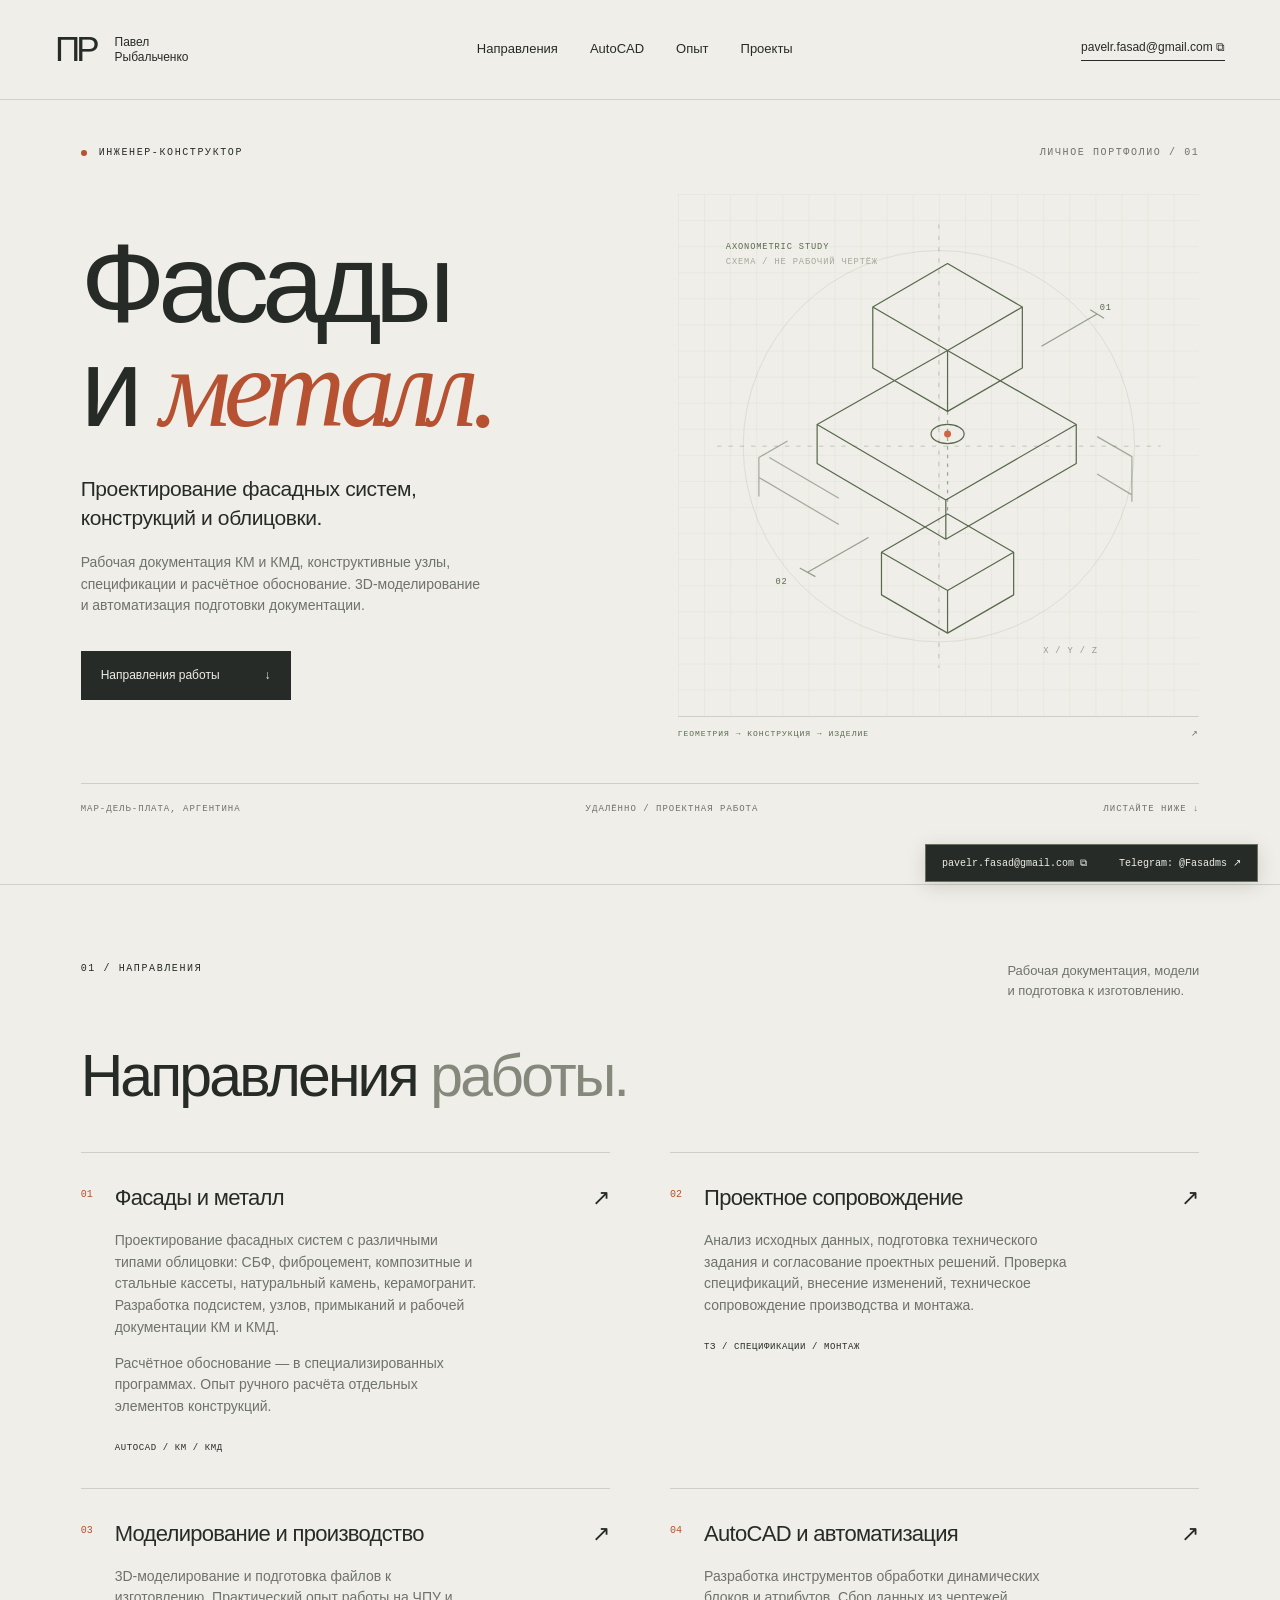
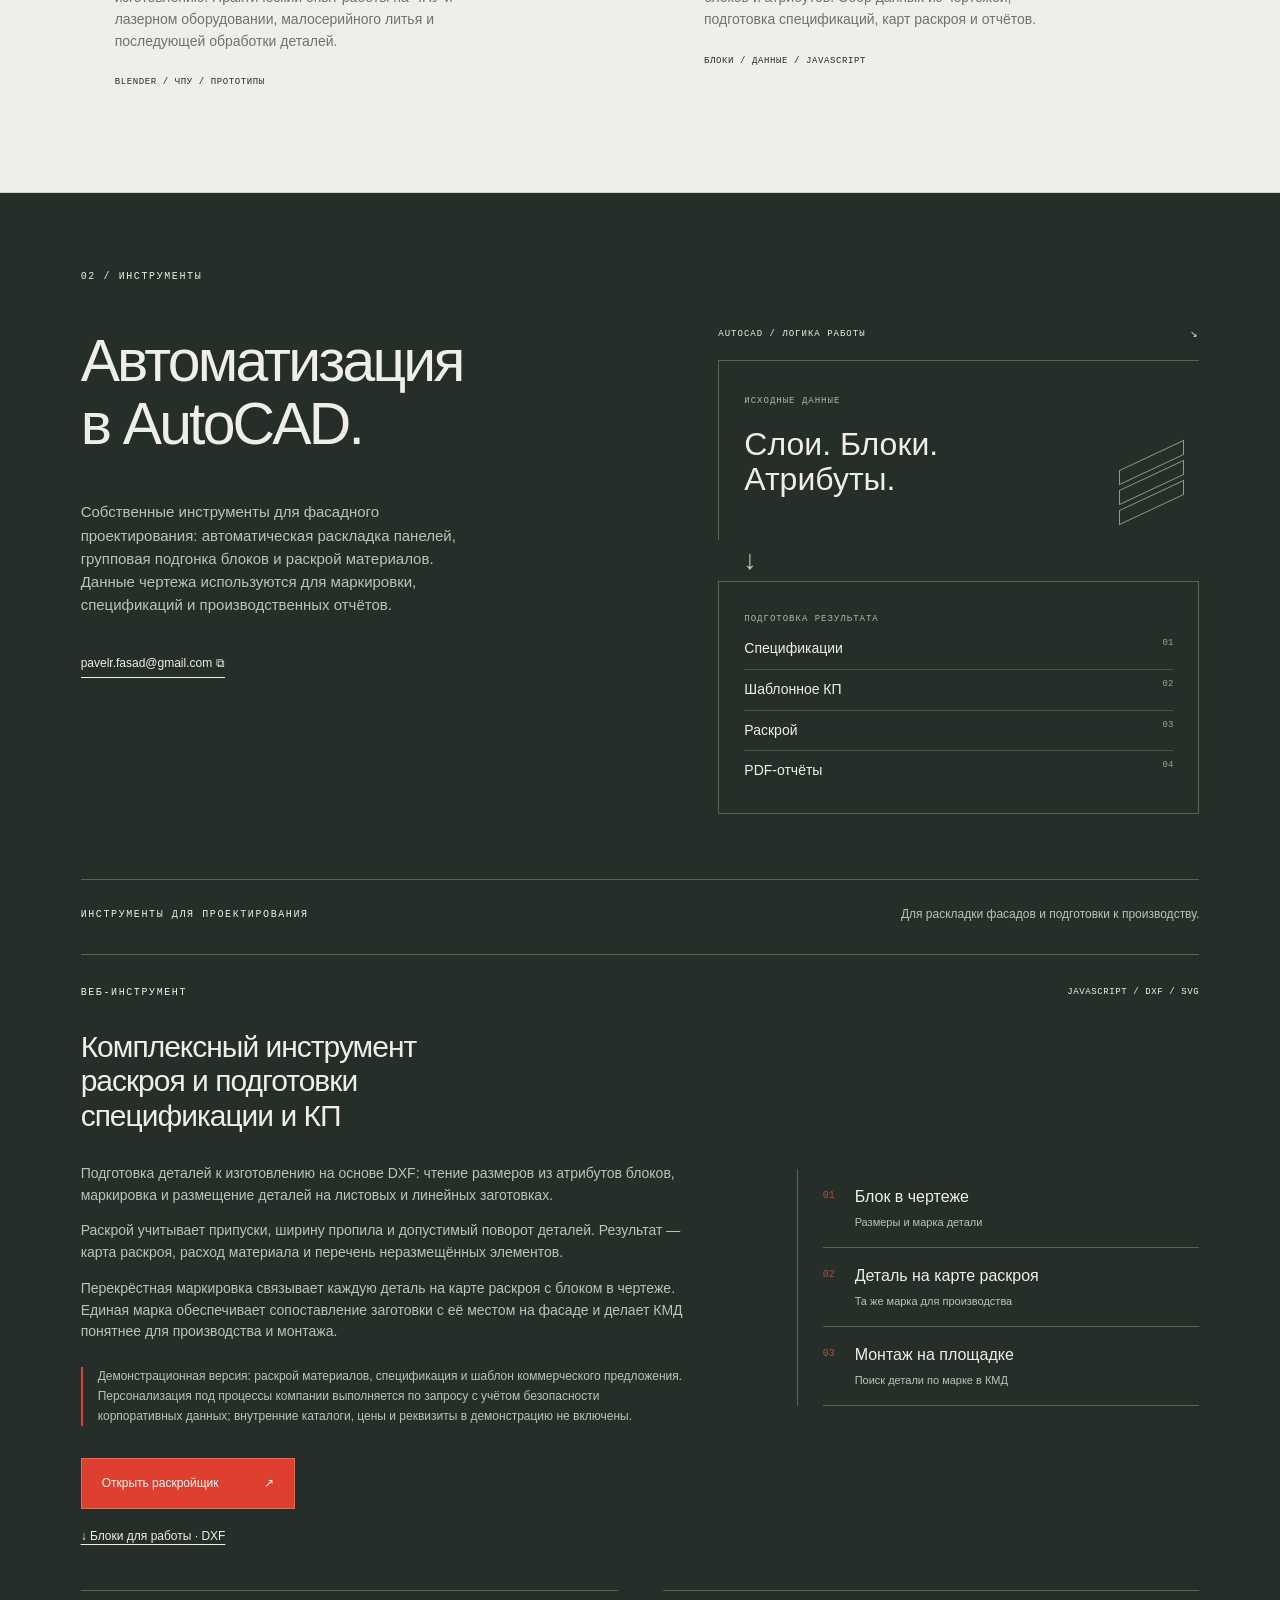
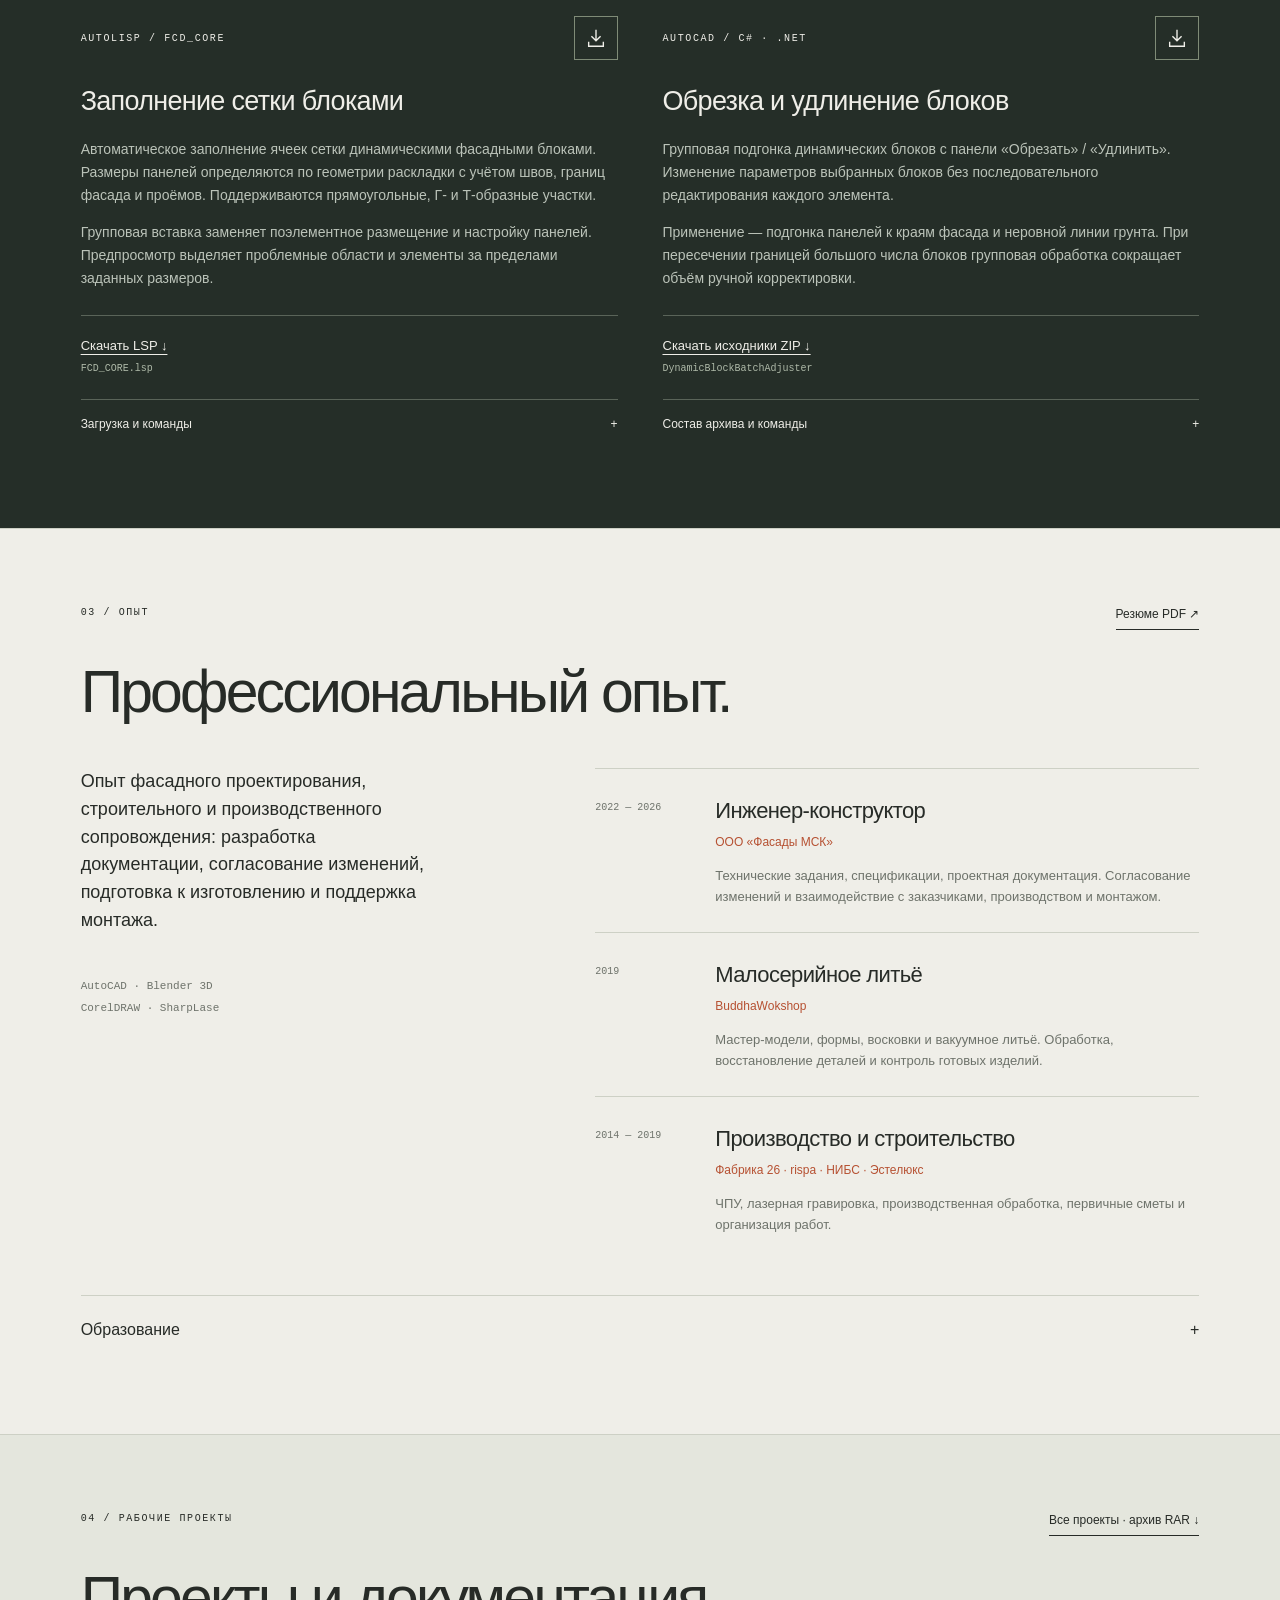
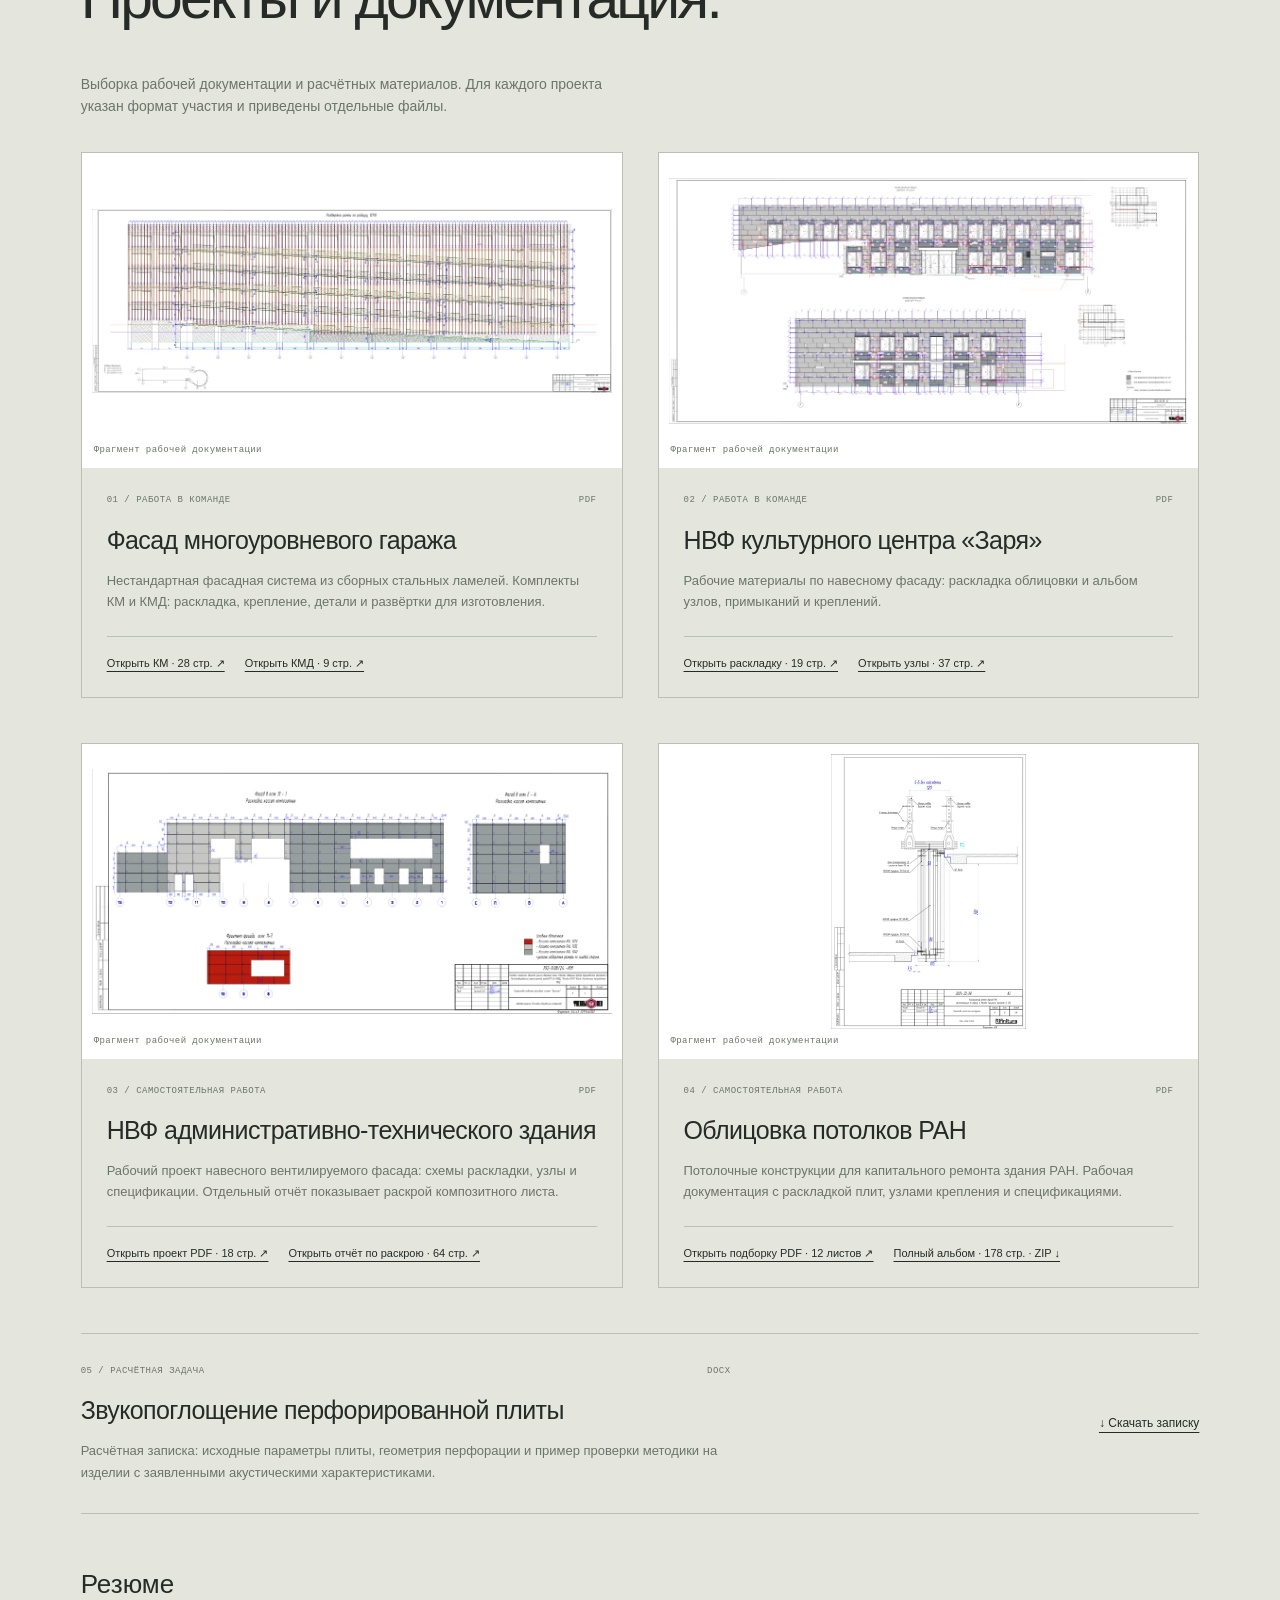
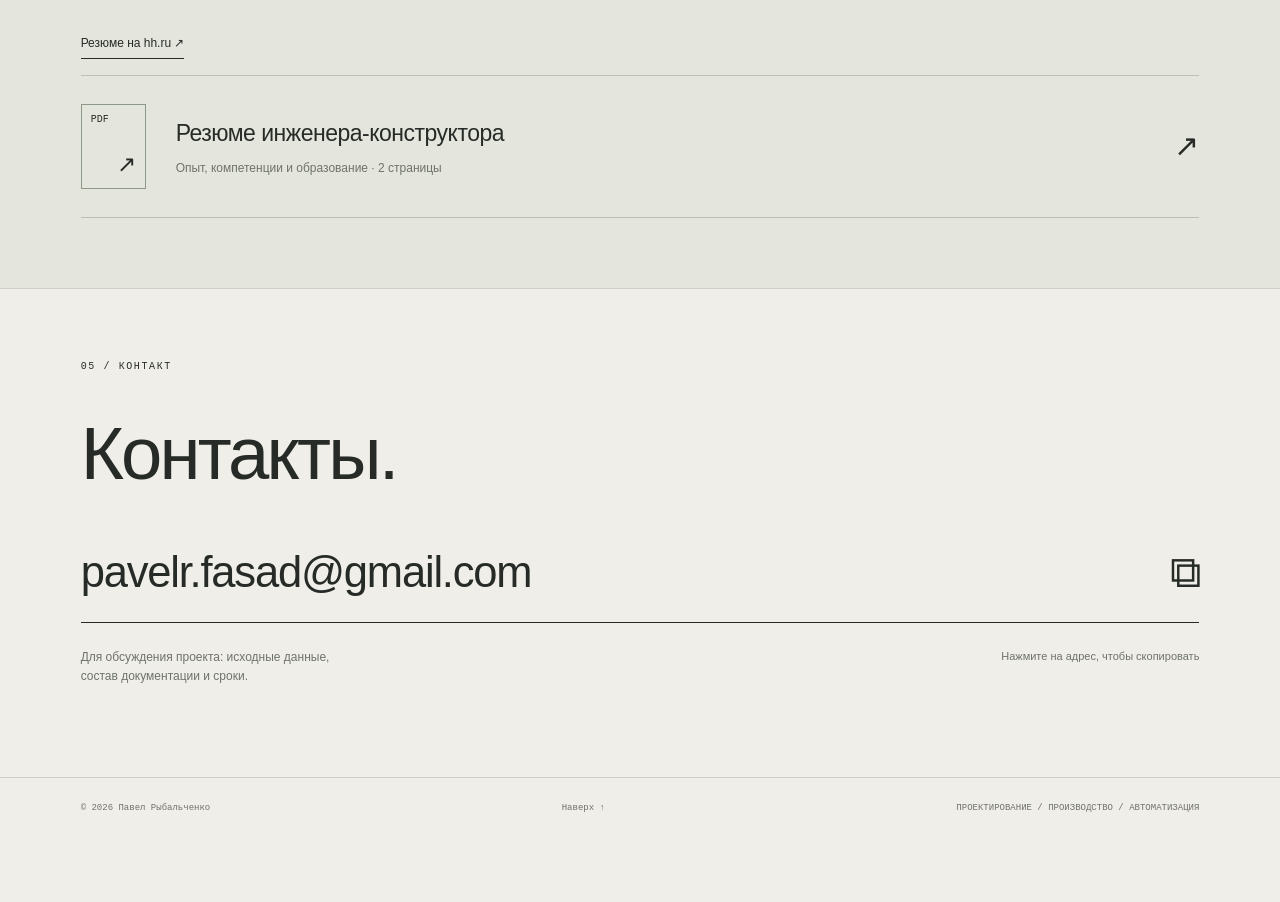
<file: index.html>
<!doctype html><html lang="ru"><head><meta charset="utf-8"><meta name="viewport" content="width=device-width,initial-scale=1"><meta name="description" content="Павел Рыбальченко — инженер-конструктор. Фасады и металл, рабочая документация, 3D-моделирование, производство и автоматизация AutoCAD."><title>Павел Рыбальченко — инженер-конструктор</title><link rel="stylesheet" href="style.css"></head><body>
<header><a class="brand" href="#home" aria-label="На главную">ПР<span>Павел<br>Рыбальченко</span></a><nav aria-label="Навигация"><a href="#expertise">Направления</a><a href="#automation">AutoCAD</a><a href="#experience">Опыт</a><a href="#materials">Проекты</a></nav><button class="header-mail email-copy" type="button" data-copy-email title="Скопировать email">pavelr.fasad@gmail.com <span aria-hidden="true">⧉</span></button></header>
<main><section class="hero" id="home"><div class="eyebrow"><span class="status"></span> ИНЖЕНЕР-КОНСТРУКТОР <span class="edition">ЛИЧНОЕ ПОРТФОЛИО / 01</span></div><div class="hero-layout"><div><h1>Фасады<br>и <em>металл.</em></h1><p class="hero-sub">Проектирование фасадных систем,<br>конструкций и облицовки.</p><p class="intro">Рабочая документация КМ и КМД, конструктивные узлы, спецификации и расчётное обоснование. 3D-моделирование и автоматизация подготовки документации.</p><a class="button" href="#expertise">Направления работы <span>↓</span></a></div><div class="drawing"><svg viewBox="0 0 600 600" role="img" aria-label="Абстрактная инженерная схема фасадного узла"><defs><pattern id="grid" width="30" height="30" patternUnits="userSpaceOnUse"><path d="M30 0H0V30" fill="none" stroke="currentColor" stroke-width=".35" opacity=".3"/></pattern></defs><rect width="600" height="600" fill="url(#grid)"/><g class="orbit" fill="none" stroke="currentColor"><circle cx="300" cy="290" r="225" opacity=".15"/><path d="M45 290H555M300 35V545" stroke-dasharray="5 8" opacity=".35"/></g><g fill="none" stroke="currentColor" stroke-width="1.4" stroke-linejoin="round"><path class="part p1" d="M160 265 310 180 458 265 308 352ZM160 265V310L308 397 458 310V265M308 352V397"/><path class="part p2" d="M224 200V130L310 80 396 130V200L310 250ZM224 130 310 180 396 130M310 180V250"/><path class="part p3" d="M234 412 310 368 386 412 310 456ZM234 412V461L310 505 386 461V412M310 456V505"/><path d="M310 250V368" stroke-dasharray="4 6" opacity=".55"/><ellipse cx="310" cy="276" rx="19" ry="11"/><path d="m126 284-33 19v45m0-22 92 54M105 303l80 47M482 279l40 23v52M482 322l40 24" opacity=".5"/><path d="m140 430 18 10m-9-5 70-40M418 175l64-37m-8-5 16 10" opacity=".6"/></g><g font-family="monospace" font-size="10" fill="currentColor" letter-spacing="1"><text x="55" y="63">AXONOMETRIC STUDY</text><text x="55" y="80" opacity=".5">СХЕМА / НЕ РАБОЧИЙ ЧЕРТЁЖ</text><text x="485" y="133">01</text><text x="112" y="448">02</text><text x="420" y="528" opacity=".6">X / Y / Z</text></g><circle cx="310" cy="276" r="4" fill="#cf6544"/></svg><div class="drawing-bottom"><span>ГЕОМЕТРИЯ → КОНСТРУКЦИЯ → ИЗДЕЛИЕ</span><span>↗</span></div></div></div><div class="hero-foot"><span>МАР-ДЕЛЬ-ПЛАТА, АРГЕНТИНА</span><span>УДАЛЁННО / ПРОЕКТНАЯ РАБОТА</span><span>ЛИСТАЙТЕ НИЖЕ ↓</span></div></section>
<section id="expertise" class="section"><div class="section-top"><span class="eyebrow">01 / НАПРАВЛЕНИЯ</span><p>Рабочая документация, модели<br>и подготовка к изготовлению.</p></div><h2>Направления <span>работы.</span></h2><div class="services"><article><span class="num">01</span><div><h3>Фасады и металл</h3><p>Проектирование фасадных систем с различными типами облицовки: СБФ, фиброцемент, композитные и стальные кассеты, натуральный камень, керамогранит. Разработка подсистем, узлов, примыканий и рабочей документации КМ и КМД.</p><p>Расчётное обоснование — в специализированных программах. Опыт ручного расчёта отдельных элементов конструкций.</p><div class="tags">AUTOCAD / КМ / КМД</div></div><span class="service-sign">↗</span></article><article><span class="num">02</span><div><h3>Проектное сопровождение</h3><p>Анализ исходных данных, подготовка технического задания и согласование проектных решений. Проверка спецификаций, внесение изменений, техническое сопровождение производства и монтажа.</p><div class="tags">ТЗ / СПЕЦИФИКАЦИИ / МОНТАЖ</div></div><span class="service-sign">↗</span></article><article><span class="num">03</span><div><h3>Моделирование и производство</h3><p>3D-моделирование и подготовка файлов к изготовлению. Практический опыт работы на ЧПУ и лазерном оборудовании, малосерийного литья и последующей обработки деталей.</p><div class="tags">BLENDER / ЧПУ / ПРОТОТИПЫ</div></div><span class="service-sign">↗</span></article><article><span class="num">04</span><div><h3>AutoCAD и автоматизация</h3><p>Разработка инструментов обработки динамических блоков и атрибутов. Сбор данных из чертежей, подготовка спецификаций, карт раскроя и отчётов.</p><div class="tags">БЛОКИ / ДАННЫЕ / JAVASCRIPT</div></div><span class="service-sign">↗</span></article></div></section>
<section id="automation" class="automation section"><div class="eyebrow">02 / ИНСТРУМЕНТЫ</div><div class="auto-layout"><div><h2>Автоматизация<br>в AutoCAD.</h2><p>Собственные инструменты для фасадного проектирования: автоматическая раскладка панелей, групповая подгонка блоков и раскрой материалов. Данные чертежа используются для маркировки, спецификаций и производственных отчётов.</p><button class="text-link email-copy" type="button" data-copy-email title="Скопировать email">pavelr.fasad@gmail.com <span aria-hidden="true">⧉</span></button></div><div class="data-flow"><div class="flow-title">AUTOCAD / ЛОГИКА РАБОТЫ <span>↘</span></div><div class="flow-source"><span>ИСХОДНЫЕ ДАННЫЕ</span><h3>Слои. Блоки.<br>Атрибуты.</h3><div class="code-lines"><i></i><i></i><i></i></div></div><div class="flow-arrow">↓</div><div class="flow-result"><span>ПОДГОТОВКА РЕЗУЛЬТАТА</span><div>Спецификации <b>01</b></div><div>Шаблонное КП <b>02</b></div><div>Раскрой <b>03</b></div><div>PDF-отчёты <b>04</b></div></div></div></div><div class="automation-projects"><div class="automation-projects-title"><span class="eyebrow">ИНСТРУМЕНТЫ ДЛЯ ПРОЕКТИРОВАНИЯ</span><p>Для раскладки фасадов и подготовки к производству.</p></div><article class="personal-project"><div class="project-meta"><span class="eyebrow">ВЕБ-ИНСТРУМЕНТ</span><span class="tags">JAVASCRIPT / DXF / SVG</span></div><div class="project-layout"><div><h3>Комплексный инструмент раскроя и подготовки спецификации и КП</h3><p>Подготовка деталей к изготовлению на основе DXF: чтение размеров из атрибутов блоков, маркировка и размещение деталей на листовых и линейных заготовках.</p><p>Раскрой учитывает припуски, ширину пропила и допустимый поворот деталей. Результат — карта раскроя, расход материала и перечень неразмещённых элементов.</p><p>Перекрёстная маркировка связывает каждую деталь на карте раскроя с блоком в чертеже. Единая марка обеспечивает сопоставление заготовки с её местом на фасаде и делает КМД понятнее для производства и монтажа.</p><p class="demo-note">Демонстрационная версия: раскрой материалов, спецификация и шаблон коммерческого предложения. Персонализация под процессы компании выполняется по запросу с учётом безопасности корпоративных данных; внутренние каталоги, цены и реквизиты в демонстрацию не включены.</p><a class="button cutting-button" href="cutting/" target="_blank" rel="noopener">Открыть раскройщик <span>↗</span></a><a class="blocks-download" href="assets/fasssad-blocks.dxf" download="Блоки для fasssad.dxf">↓ Блоки для работы · DXF</a></div><div class="project-process"><div><span>01</span><p>Блок в чертеже<small>Размеры и марка детали</small></p></div><div><span>02</span><p>Деталь на карте раскроя<small>Та же марка для производства</small></p></div><div><span>03</span><p>Монтаж на площадке<small>Поиск детали по марке в КМД</small></p></div></div></div></article><div class="cad-tools"><article class="cad-tool"><div class="cad-tool-top"><span class="eyebrow">AUTOLISP / FCD_CORE</span><a class="download-icon" href="assets/FCD_CORE.lsp" download aria-label="Скачать заполнитель сетки FCD_CORE.lsp" title="Скачать FCD_CORE.lsp"><svg viewBox="0 0 24 24" width="22" height="22" fill="none" stroke="currentColor" stroke-width="1.5" aria-hidden="true"><path d="M12 3v12m-5-5 5 5 5-5M4 16v5h16v-5"/></svg></a></div><h3>Заполнение сетки блоками</h3><p>Автоматическое заполнение ячеек сетки динамическими фасадными блоками. Размеры панелей определяются по геометрии раскладки с учётом швов, границ фасада и проёмов. Поддерживаются прямоугольные, Г- и Т-образные участки.</p><p>Групповая вставка заменяет поэлементное размещение и настройку панелей. Предпросмотр выделяет проблемные области и элементы за пределами заданных размеров.</p><div class="tool-download"><a href="assets/FCD_CORE.lsp" download>Скачать LSP ↓</a><span>FCD_CORE.lsp</span></div><details class="tool-details"><summary>Загрузка и команды <span>+</span></summary><p>Загрузить через APPLOAD. Для вставки панелей в чертеже нужен настроенный динамический блок FCD_Panel.</p><p><code>FCD_SETUP</code> — настройки.<br><code>FCD_GRID_PREVIEW</code> — предпросмотр.<br><code>FCD_PANEL_BUILD</code> — заполнение блоками.</p></details></article><article class="cad-tool"><div class="cad-tool-top"><span class="eyebrow">AUTOCAD / C# · .NET</span><a class="download-icon" href="assets/DynamicBlockBatchAdjuster_Source.zip" download aria-label="Скачать исходники DynamicBlockBatchAdjuster в ZIP" title="Скачать исходники ZIP"><svg viewBox="0 0 24 24" width="22" height="22" fill="none" stroke="currentColor" stroke-width="1.5" aria-hidden="true"><path d="M12 3v12m-5-5 5 5 5-5M4 16v5h16v-5"/></svg></a></div><h3>Обрезка и удлинение блоков</h3><p>Групповая подгонка динамических блоков с панели «Обрезать» / «Удлинить». Изменение параметров выбранных блоков без последовательного редактирования каждого элемента.</p><p>Применение — подгонка панелей к краям фасада и неровной линии грунта. При пересечении границей большого числа блоков групповая обработка сокращает объём ручной корректировки.</p><div class="tool-download"><a href="assets/DynamicBlockBatchAdjuster_Source.zip" download>Скачать исходники ZIP ↓</a><span>DynamicBlockBatchAdjuster</span></div><details class="tool-details"><summary>Состав архива и команды <span>+</span></summary><p>Архив содержит исходники C#/.NET и проект сборки для AutoCAD 2025/2026. Готовой DLL в архиве нет: после сборки она загружается через NETLOAD.</p><p><code>DBPANEL</code> — панель кнопок.<br><code>DBSMARTTRIM</code> — обрезка блоков.<br><code>DBSMARTEXTEND</code> — удлинение блоков.</p></details></article></div></div></section>
<section id="experience" class="section"><div class="section-top"><span class="eyebrow">03 / ОПЫТ</span><a class="text-link" href="assets/pavel-rybalchenko-cv.pdf" target="_blank" rel="noopener">Резюме PDF ↗</a></div><h2>Профессиональный опыт.</h2><div class="experience"><div class="experience-intro"><p>Опыт фасадного проектирования, строительного и производственного сопровождения: разработка документации, согласование изменений, подготовка к изготовлению и поддержка монтажа.</p><div class="tools">AutoCAD · Blender 3D<br>CorelDRAW · SharpLase</div></div><div class="timeline"><article><span>2022 — 2026</span><h3>Инженер-конструктор</h3><h4>ООО «Фасады МСК»</h4><p>Технические задания, спецификации, проектная документация. Согласование изменений и взаимодействие с заказчиками, производством и монтажом.</p></article><article><span>2019</span><h3>Малосерийное литьё</h3><h4>BuddhaWokshop</h4><p>Мастер-модели, формы, восковки и вакуумное литьё. Обработка, восстановление деталей и контроль готовых изделий.</p></article><article><span>2014 — 2019</span><h3>Производство и строительство</h3><h4>Фабрика 26 · rispa · НИБС · Эстелюкс</h4><p>ЧПУ, лазерная гравировка, производственная обработка, первичные сметы и организация работ.</p></article></div></div><details class="education"><summary>Образование <span>+</span></summary><div><p><b>2021 · Московский государственный университет путей сообщения</b><br>Конструкторско-технологическое обеспечение машиностроительных производств.</p><p><b>2016 · Колледж архитектуры, строительства и реконструкции 26</b><br>Строительство и эксплуатация зданий и сооружений; проектирование.</p></div></details></section>
<section id="materials" class="materials section"><div class="section-top"><span class="eyebrow">04 / РАБОЧИЕ ПРОЕКТЫ</span><a class="text-link" href="assets/projects/portfolio-original.rar" download="портфолио.rar">Все проекты · архив RAR ↓</a></div><h2>Проекты и документация.</h2><p class="works-intro">Выборка рабочей документации и расчётных материалов. Для каждого проекта указан формат участия и приведены отдельные файлы.</p><div class="works-grid"><article class="work-card"><figure class="work-preview"><img src="assets/projects/garage-km.webp" alt="Раскладка ламелей фасада гаража" loading="lazy" width="1100" height="778"><figcaption>Фрагмент рабочей документации</figcaption></figure><div class="work-body"><div class="work-meta"><span>01 / Работа в команде</span><span>PDF</span></div><h3>Фасад многоуровневого гаража</h3><p>Нестандартная фасадная система из сборных стальных ламелей. Комплекты КМ и КМД: раскладка, крепление, детали и развёртки для изготовления.</p><div class="work-links"><a href="assets/projects/garage-km.pdf" target="_blank" rel="noopener">Открыть КМ · 28 стр. ↗</a><a href="assets/projects/garage-kmd.pdf" target="_blank" rel="noopener">Открыть КМД · 9 стр. ↗</a></div></div></article><article class="work-card"><figure class="work-preview"><img src="assets/projects/zarya-layout.webp" alt="Рабочая раскладка фасада культурного центра Заря" loading="lazy" width="1100" height="778"><figcaption>Фрагмент рабочей документации</figcaption></figure><div class="work-body"><div class="work-meta"><span>02 / Работа в команде</span><span>PDF</span></div><h3>НВФ культурного центра «Заря»</h3><p>Рабочие материалы по навесному фасаду: раскладка облицовки и альбом узлов, примыканий и креплений.</p><div class="work-links"><a href="assets/projects/zarya-layout.pdf" target="_blank" rel="noopener">Открыть раскладку · 19 стр. ↗</a><a href="assets/projects/zarya-details.pdf" target="_blank" rel="noopener">Открыть узлы · 37 стр. ↗</a></div></div></article><article class="work-card"><figure class="work-preview"><img src="assets/projects/rail-facade.webp" alt="Рабочий чертёж НВФ административно-технического здания" loading="lazy" width="1100" height="778"><figcaption>Фрагмент рабочей документации</figcaption></figure><div class="work-body"><div class="work-meta"><span>03 / Самостоятельная работа</span><span>PDF</span></div><h3>НВФ административно-технического здания</h3><p>Рабочий проект навесного вентилируемого фасада: схемы раскладки, узлы и спецификации. Отдельный отчёт показывает раскрой композитного листа.</p><div class="work-links"><a href="assets/projects/rail-facade.pdf" target="_blank" rel="noopener">Открыть проект PDF · 18 стр. ↗</a><a href="assets/projects/cutting-report.pdf" target="_blank" rel="noopener">Открыть отчёт по раскрою · 64 стр. ↗</a></div></div></article><article class="work-card"><figure class="work-preview"><img src="assets/projects/ran-ceilings.webp" alt="Чертёж облицовки потолков РАН" loading="lazy" width="1100" height="778"><figcaption>Фрагмент рабочей документации</figcaption></figure><div class="work-body"><div class="work-meta"><span>04 / Самостоятельная работа</span><span>PDF</span></div><h3>Облицовка потолков РАН</h3><p>Потолочные конструкции для капитального ремонта здания РАН. Рабочая документация с раскладкой плит, узлами крепления и спецификациями.</p><div class="work-links"><a href="assets/projects/ran-ceilings.pdf" target="_blank" rel="noopener">Открыть подборку PDF · 12 листов ↗</a><a href="assets/projects/ran-ceilings-full.zip" download>Полный альбом · 178 стр. · ZIP ↓</a></div></div></article></div><article class="acoustic-work"><div><div class="work-meta"><span>05 / РАСЧЁТНАЯ ЗАДАЧА</span><span>DOCX</span></div><h3>Звукопоглощение перфорированной плиты</h3><p>Расчётная записка: исходные параметры плиты, геометрия перфорации и пример проверки методики на изделии с заявленными акустическими характеристиками.</p></div><a href="assets/projects/acoustic-calculation.docx" download>↓ Скачать записку</a></article><h3 class="resume-label">Резюме</h3><p><a class="text-link" href="https://hh.ru/resume/fc68b571ff0c2f24010039ed1f365477433137" target="_blank" rel="noopener">Резюме на hh.ru ↗</a></p><a class="document" href="assets/pavel-rybalchenko-cv.pdf" target="_blank" rel="noopener"><div class="pdf-icon">PDF<span>↗</span></div><div><h3>Резюме инженера-конструктора</h3><p>Опыт, компетенции и образование · 2 страницы</p></div><span class="document-arrow">↗</span></a></section>
<section class="contact section" id="contact"><div class="eyebrow">05 / КОНТАКТ</div><h2>Контакты.</h2><button class="big-mail email-copy" type="button" data-copy-email title="Скопировать email">pavelr.fasad@gmail.com <span aria-hidden="true">⧉</span></button><div class="contact-foot"><p>Для обсуждения проекта: исходные данные,<br>состав документации и сроки.</p><span class="copy-hint">Нажмите на адрес, чтобы скопировать</span></div></section></main>
<footer><span>© <span id="year">2026</span> Павел Рыбальченко</span><a href="#home">Наверх ↑</a><span>ПРОЕКТИРОВАНИЕ / ПРОИЗВОДСТВО / АВТОМАТИЗАЦИЯ</span></footer><aside class="contact-rail" aria-label="Быстрые контакты"><button type="button" data-copy-email title="Скопировать email">pavelr.fasad@gmail.com <span aria-hidden="true">⧉</span></button><a href="https://t.me/Fasadms" target="_blank" rel="noopener">Telegram: @Fasadms ↗</a></aside><div class="toast" role="status" aria-live="polite"></div><script src="app.js"></script></body></html>
</file>
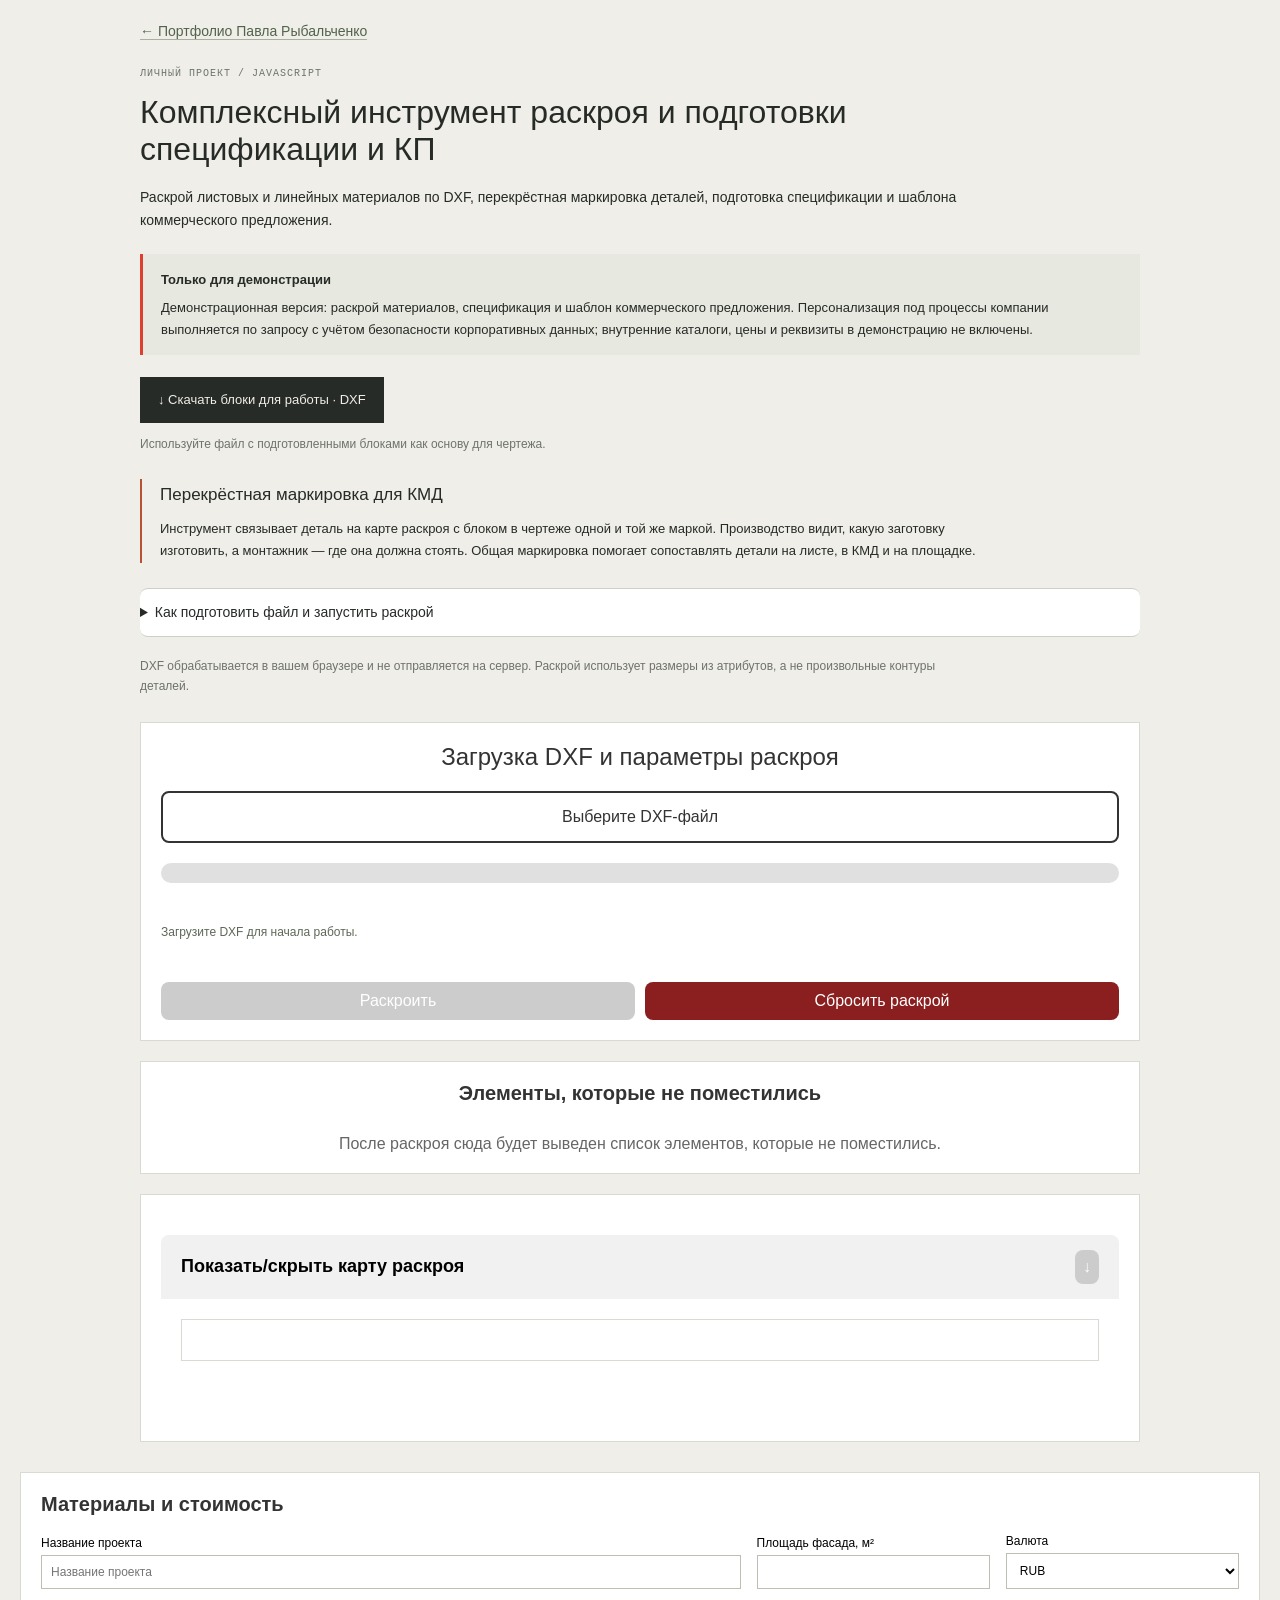
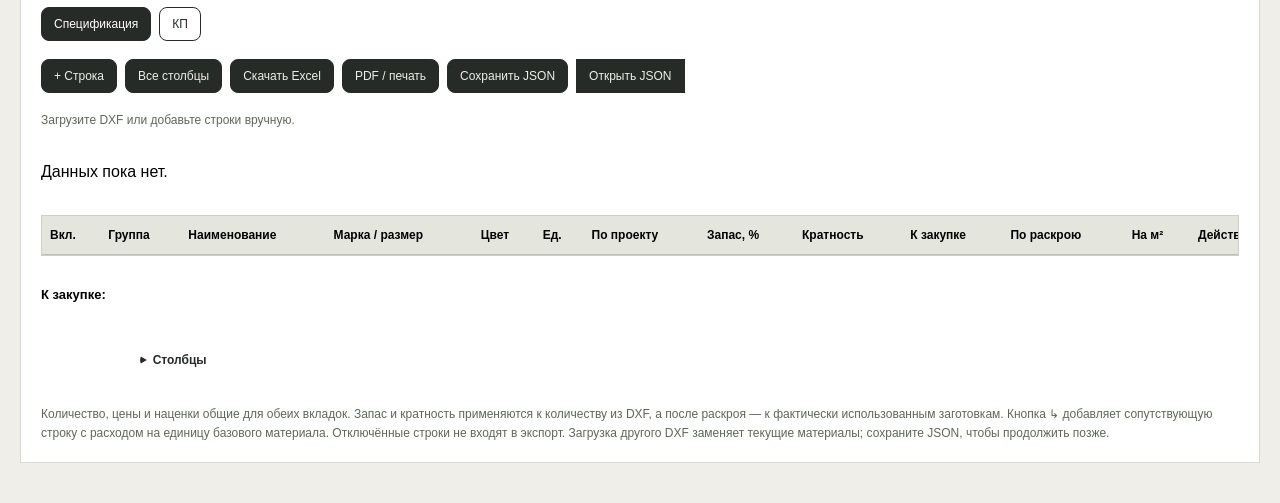
<file: cutting/index.html>
<!DOCTYPE html>
<html lang="ru">
<head>
  <meta charset="UTF-8">
  <title>Раскрой, спецификация и КП — Павел Рыбальченко</title>
<meta name="viewport" content="width=device-width, initial-scale=1">
<meta name="description" content="Личный проект: раскрой и маркировка деталей из DXF, карты раскроя листов и прутков с учётом пропила и припусков.">

  <style>
    body {
      font-family: Arial, sans-serif;
      margin: 0;
      padding: 20px;
      background-color: #f4f4f9;
    }

    .container {
      max-width: 1000px;
      margin: 0 auto 20px auto;
      padding: 20px;
      background-color: #fff;
      box-shadow: 0 0 10px rgba(0,0,0,0.1);
      border-radius: 8px;
      display: flex;
      flex-direction: column;
      gap: 20px;
      box-sizing: border-box;
    }

    h1,
    h2 {
      text-align: center;
      color: #333;
      margin: 0;
    }

    .file-input-container,
    .progress-bar-container,
    .layer-inputs-container {
      display: flex;
      flex-direction: column;
      gap: 10px;
      align-items: center;
      width: 100%;
    }

    .file-input-container {
      position: relative;
      width: 100%;
    }

    .file-input-container label {
      display: block;
      width: 100%;
      padding: 15px 20px;
      border: 2px solid #333;
      border-radius: 8px;
      cursor: pointer;
      text-align: center;
      background-color: #fff;
      color: #333;
      box-sizing: border-box;
    }

    .file-input-container input[type="file"] {
      position: absolute;
      top: 0;
      left: 0;
      width: 100%;
      height: 100%;
      opacity: 0;
      cursor: pointer;
    }

    .progress-bar-container {
      width: 100%;
      height: 20px;
      display: flex;
      justify-content: center;
      align-items: center;
      position: relative;
      background-color: #e0e0e0;
      border-radius: 10px;
      overflow: hidden;
    }

    .snake-progress-fill {
      height: 100%;
      width: 0%;
      background-color: #4caf50;
      transition: width 0.5s ease;
      border-radius: 10px;
    }

    .layer-inputs-container {
      width: 100%;
      gap: 15px;
    }

    .layer-item {
      width: 100%;
      border: 1px solid #ccc;
      border-radius: 4px;
      padding: 10px;
      background-color: #f9f9f9;
      box-sizing: border-box;
    }

    .layer-header {
      display: flex;
      align-items: center;
      justify-content: space-between;
      gap: 10px;
      flex-wrap: wrap;
    }

    .layer-header input[type="text"] {
      flex-grow: 1;
    }

    .extra-fields {
      display: flex;
      flex-wrap: wrap;
      gap: 10px;
      margin-top: 10px;
      transition: max-height 0.3s ease;
      overflow: hidden;
      max-height: 0;
      align-items: center;
    }

    .extra-fields.open {
      max-height: 1000px;
    }

    .extra-fields > * {
      flex: 1 1 150px;
      min-width: 100px;
    }

    .angular-container {
      display: flex;
      align-items: center;
      gap: 5px;
      flex: 0 0 auto;
      min-width: 150px;
    }

    .convert-bars-container {
      display: flex;
      align-items: center;
      gap: 5px;
      flex: 0 0 auto;
      min-width: 220px;
    }

    .extra-fields label {
      display: flex;
      align-items: center;
      gap: 5px;
    }

    .extra-fields input[type="number"] {
      flex: 1 1 100px;
      padding: 5px;
      box-sizing: border-box;
    }

    .rotate-checkbox {
      width: 24px;
      height: 24px;
      background-size: contain;
      background-repeat: no-repeat;
      border: none;
      cursor: pointer;
      transition: none;
      background-color: transparent;
      margin-top: 5px;
    }

    .rotate-checkbox.active {
      background-image: url('https://fonts.gstatic.com/s/i/materialicons/sync/v1/24px.svg');
    }

    .rotate-checkbox.inactive {
      background-image: url('https://fonts.gstatic.com/s/i/materialicons/sync_disabled/v1/24px.svg');
    }

    .rotate-checkbox[title]:hover::after {
      content: attr(title);
      position: absolute;
      top: -25px;
      left: 0;
      background-color: #333;
      color: #fff;
      padding: 5px;
      border-radius: 5px;
      font-size: 12px;
      white-space: nowrap;
      z-index: 10;
    }

    .rotate-checkbox:hover {
      background-color: transparent;
    }

    button {
      background-color: #333;
      color: #fff;
      cursor: pointer;
      font-size: 16px;
      transition: background-color 0.3s ease;
      border: none;
      padding: 10px 20px;
      border-radius: 8px;
    }

    button:hover {
      background-color: #555;
    }

    button:disabled {
      background-color: #cccccc;
      cursor: not-allowed;
    }

    .button-container {
      display: flex;
      justify-content: space-between;
      margin-top: 20px;
      width: 100%;
      gap: 10px;
      flex-wrap: wrap;
    }

    .button-container button {
      flex: 1 1 200px;
      margin: 0;
      border-radius: 8px;
    }

    .reset-button {
      background-color: #8b1e1e;
    }

    .reset-button:hover {
      background-color: #a52828;
    }

    pre {
      background-color: #f0f0f0;
      padding: 10px;
      border-radius: 4px;
      overflow: auto;
    }

    details {
      max-width: 1000px;
      margin: 20px auto;
      background: #ffffff;
      border-radius: 8px;
      overflow: hidden;
      width: 100%;
    }

    summary {
      display: flex;
      align-items: center;
      justify-content: space-between;
      padding: 15px 20px;
      font-size: 18px;
      font-weight: bold;
      background-color: #f1f1f1;
      cursor: pointer;
      outline: none;
      transition: background-color 0.3s ease;
    }

    summary:hover {
      background-color: #ddd;
    }

    summary::-webkit-details-marker {
      display: none;
    }

    .content {
      padding: 20px;
      overflow: auto;
      max-height: 80vh;
    }

    .icon-button {
      background: #333;
      border: none;
      cursor: pointer;
      display: flex;
      align-items: center;
      justify-content: center;
      padding: 8px;
      border-radius: 8px;
      transition: background-color 0.3s ease;
    }

    .icon-button img {
      width: 24px;
      height: 24px;
      transition: transform 0.3s ease;
    }

    .icon-button:hover {
      background-color: #555;
    }

    .icon-button:hover img {
      transform: scale(1.1);
    }

    .svg-wrapper {
      position: relative;
      width: 100%;
      max-width: 1000px;
      margin: 10px 0;
      border: 1px solid #ccc;
      overflow: hidden;
    }

    .svg-wrapper svg {
      width: 100%;
      height: auto;
      display: block;
    }

    .progress-container {
      width: 100%;
      background-color: #f3f3f3;
      border-radius: 8px;
      margin-top: 10px;
      display: none;
    }

    .progress-container.visible {
      display: block;
    }

    .progress-bar {
      width: 0%;
      height: 8px;
      background-color: #4caf50;
      border-radius: 8px;
      transition: width 0.4s ease;
      font-size: 0;
    }

    .oversized-block {
      width: 100%;
      overflow-x: auto;
      border: 1px solid #e0b4b4;
      border-radius: 8px;
      background-color: #fff8f8;
      padding: 15px;
      box-sizing: border-box;
    }

    .oversized-block.hidden {
      display: none;
    }

    .oversized-info {
      color: #7a1f1f;
      margin: 0 0 12px 0;
      line-height: 1.5;
    }

    .oversized-table {
      width: 100%;
      border-collapse: collapse;
      min-width: 700px;
      background-color: #fff;
    }

    .oversized-table th,
    .oversized-table td {
      border: 1px solid #d9d9d9;
      padding: 10px 12px;
      text-align: left;
      vertical-align: top;
      font-size: 14px;
    }

    .oversized-table th {
      background-color: #f3f3f3;
      color: #333;
    }

    .oversized-empty {
      color: #666;
      text-align: center;
      padding: 10px 0 0 0;
    }

    @media print {
      @page {
        margin: 0;
      }

      body * {
        visibility: hidden;
      }

      #printSection,
      #printSection * {
        visibility: visible;
      }

      #printSection {
        position: absolute;
        left: 0;
        top: 0;
      }

      .svg-wrapper {
        page-break-after: always;
      }

      .svg-wrapper svg {
        width: 794px;
        height: 1123px;
      }
    }
  </style>
<style>
body{background:#efeee8}.project-intro{max-width:1000px;margin:0 auto 25px;color:#272b27;font:14px/1.65 Arial,sans-serif}.project-intro>a{color:#52634c;text-decoration:none;border-bottom:1px solid #a8b19e}.project-label{display:block;font:10px monospace;letter-spacing:1px;margin:25px 0 15px;color:#6e736b}.project-intro h2{text-align:left;color:#272b27;font-size:32px;font-weight:400;line-height:1.15;margin-bottom:18px}.project-intro>p{max-width:820px}.project-intro details{border-top:1px solid #cdd0c5;border-bottom:1px solid #cdd0c5;padding:12px 0}.project-intro summary{cursor:pointer;background:none;color:inherit;padding:0;display:list-item;font-size:14px;font-weight:400}.project-intro li{margin:10px 0}.project-intro .local-note{font-size:12px;color:#6e736b;margin:15px 0 0}.container{border-radius:0;box-shadow:none;border:1px solid #d8dbd1}.container h1{font-size:24px;font-weight:400}.container h2{font-size:20px}.oversized-block{overflow-x:auto}button:focus-visible,a:focus-visible,summary:focus-visible{outline:2px solid #b65132;outline-offset:3px}@media(max-width:600px){body{padding:14px}.container{padding:15px}.project-intro h2{font-size:27px}.button-container{flex-wrap:wrap}.container h1{font-size:20px}.layer-header{flex-wrap:wrap}#svgContainer{overflow-x:auto;display:block}}@media print{.project-intro{display:none}}
</style><style>.cutting-download{margin:22px 0}.cutting-download>a{display:inline-block;background:#272b27;color:#efeee8;padding:12px 18px;text-decoration:none;font-size:13px}.cutting-download p{font-size:12px;color:#6e736b}.cross-mark{border-left:2px solid #b65132;padding:2px 0 2px 18px;margin:25px 0}.cross-mark h3{margin:0 0 9px;font-size:17px;font-weight:400}.cross-mark p{margin:0;font-size:13px;max-width:820px}</style><link rel="stylesheet" href="table.css"><style>.demo-notice{border-left:3px solid #df3f2f;background:#e7e8df;padding:15px 18px;margin:22px 0;font-size:13px}.demo-notice p{margin:7px 0 0}.demo-notice strong{font-weight:600}#specification{margin-top:30px}.project-intro h2{max-width:900px}</style></head>
<body>
<section class="project-intro" aria-label="О проекте"><a href="../">← Портфолио Павла Рыбальченко</a><span class="project-label">ЛИЧНЫЙ ПРОЕКТ / JAVASCRIPT</span><h2>Комплексный инструмент раскроя и подготовки спецификации и КП</h2><p>Раскрой листовых и линейных материалов по DXF, перекрёстная маркировка деталей, подготовка спецификации и шаблона коммерческого предложения.</p><aside class="demo-notice"><strong>Только для демонстрации</strong><p>Демонстрационная версия: раскрой материалов, спецификация и шаблон коммерческого предложения. Персонализация под процессы компании выполняется по запросу с учётом безопасности корпоративных данных; внутренние каталоги, цены и реквизиты в демонстрацию не включены.</p></aside><div class="cutting-download"><a href="../assets/fasssad-blocks.dxf" download="Блоки для fasssad.dxf">↓ Скачать блоки для работы · DXF</a><p>Используйте файл с подготовленными блоками как основу для чертежа.</p></div><div class="cross-mark"><h3>Перекрёстная маркировка для КМД</h3><p>Инструмент связывает деталь на карте раскроя с блоком в чертеже одной и той же маркой. Производство видит, какую заготовку изготовить, а монтажник — где она должна стоять. Общая маркировка помогает сопоставлять детали на листе, в КМД и на площадке.</p></div><details><summary>Как подготовить файл и запустить раскрой</summary><ol><li>Экспортируйте чертёж из AutoCAD в DXF. Размеры берутся из атрибутов блоков «РАЗМЕР»: например, 400×600 для листовой детали или 1200 для линейной. Для маркировки нужен атрибут «МАРКИРОВКА».</li><li>Загрузите файл. Для нужных слоёв включите «Раскрой», укажите размеры заготовки, припуски, ширину пропила и разрешите поворот, если он допустим.</li><li>При необходимости задайте префиксы и нажмите «Маркировать». Нажмите «Раскроить», проверьте карту и список непоместившихся деталей.</li><li>Скачайте обновлённый DXF. Кнопка со стрелкой над картой открывает печать. Спецификация и КП доступны ниже; обе вкладки можно сохранить в Excel, а текущую — распечатать или сохранить в PDF.</li></ol></details><p class="local-note">DXF обрабатывается в вашем браузере и не отправляется на сервер. Раскрой использует размеры из атрибутов, а не произвольные контуры деталей.</p></section>
  <div class="container">
    <h1>Загрузка DXF и параметры раскроя</h1>

    <div class="file-input-container">
      <input type="file" id="file-input" />
      <label id="file-label">Выберите DXF-файл</label>
    </div>

    <div class="progress-bar-container">
      <div class="snake-progress-fill"></div>
    </div>

    <div class="layer-inputs-container" id="layer-inputs"></div>

    <p id="cutting-status" role="status" aria-live="polite">Загрузите DXF для начала работы.</p><div class="button-container">
      <button id="mark-button" style="display:none;">Маркировать</button>
      <button id="optimize-btn">Раскроить</button>
      <button id="reset-optimize-btn" class="reset-button">Сбросить раскрой</button>
      <button id="download-button" style="display:none;">Скачать обновлённый DXF</button>
    </div>

    <pre id="output" style="display:none;"></pre>
  </div>


  <div class="container">
    <h2>Элементы, которые не поместились</h2>
    <div id="oversized-block" class="oversized-block hidden">
      <p class="oversized-info">
        Ниже показаны элементы, которые не удалось разместить в заданном листе или прутке.
        По этой таблице можно скорректировать размеры заготовки и запустить раскрой заново.
      </p>
      <table class="oversized-table">
        <thead>
          <tr>
            <th>№</th>
            <th>Маркировка</th>
            <th>Материал</th>
            <th>Цвет</th>
            <th>Тип</th>
            <th>Размер элемента</th>
            <th>Размер заготовки</th>
            <th>Слой</th>
            <th>Блок</th>
          </tr>
        </thead>
        <tbody id="oversized-table-body"></tbody>
      </table>
    </div>
    <div id="oversized-empty" class="oversized-empty">
      После раскроя сюда будет выведен список элементов, которые не поместились.
    </div>
  </div>

  <div class="container map-container">
    <details open>
      <summary>
        Показать/скрыть карту раскроя
        <button class="icon-button" id="downloadPdf" disabled>
          <span aria-hidden="true">↓</span><span class="visually-hidden">Печать карты / PDF</span>
        </button>
      </summary>
      <div class="content">
        <div id="jsonProgressContainer" class="progress-container">
          <div id="jsonProgressBar" class="progress-bar">0%</div>
        </div>
        <div class="container" id="svgContainer"></div>
      </div>
    </details>
  </div>

  <section class="container" id="specification" aria-label="Спецификация и коммерческое предложение"><h2>Материалы и стоимость</h2><div class="table-meta"><label>Название проекта<input id="project-title" placeholder="Название проекта"></label><label>Площадь фасада, м²<input id="facade-area" type="number" min="0" step="any"></label><label>Валюта<select id="quote-currency"><option>RUB</option><option>ARS</option><option>USD</option><option>EUR</option></select></label></div><div class="table-tabs" role="tablist" aria-label="Таблицы материалов"><button type="button" data-sheet="spec" role="tab" aria-selected="true">Спецификация</button><button type="button" data-sheet="quote" role="tab" aria-selected="false">КП</button></div><div class="table-toolbar"><button type="button" id="add-row">+ Строка</button><button type="button" id="show-all">Все столбцы</button><button type="button" id="export-excel">Скачать Excel</button><button type="button" id="export-pdf">PDF / печать</button><button type="button" id="export-json">Сохранить JSON</button><label class="table-file">Открыть JSON<input id="import-json" type="file" accept=".json"></label></div><p id="table-status" role="status" aria-live="polite">Загрузите DXF или добавьте строки вручную.</p><p id="table-empty">Данных пока нет.</p><div id="materials-table" role="tabpanel" aria-label="Материалы проекта"></div><p id="table-total"></p><details><summary>Столбцы</summary><div id="column-options"></div></details><p class="table-note">Количество, цены и наценки общие для обеих вкладок. Запас и кратность применяются к количеству из DXF, а после раскроя — к фактически использованным заготовкам. Кнопка ↳ добавляет сопутствующую строку с расходом на единицу базового материала. Отключённые строки не входят в экспорт. Загрузка другого DXF заменяет текущие материалы; сохраните JSON, чтобы продолжить позже.</p></section>
<div id="table-print"></div><script src="table-model.js"></script><script src="table.js"></script><script src="cutting.js"></script>
</body>
</html>
</file>
<file: style.css>
:root{--paper:#efeee8;--ink:#272b27;--muted:#6e736b;--line:#cdd0c5;--accent:#b65132;--dark:#252e28}*{box-sizing:border-box}html{scroll-behavior:smooth;scroll-padding-top:100px}body{margin:0;background:var(--paper);color:var(--ink);font:16px/1.55 'Arial',sans-serif}a{color:inherit;text-decoration:none}button{font:inherit;color:inherit;cursor:pointer}a:focus-visible,button:focus-visible,summary:focus-visible{outline:2px solid var(--accent);outline-offset:5px}header{height:100px;padding:0 4.3%;display:flex;align-items:center;justify-content:space-between;border-bottom:1px solid var(--line);gap:30px}.brand{display:flex;align-items:center;font-size:35px;font-weight:400;letter-spacing:-4px;gap:19px}.brand>span{font-size:12px;line-height:1.25;letter-spacing:0}nav{display:flex;gap:32px;font-size:13px}.header-mail{font-size:13px;border-bottom:1px solid;padding-bottom:4px}.hero,.section{padding:45px 6.3% 70px}.eyebrow{font:10px/1.5 monospace;letter-spacing:1.6px;display:flex;align-items:center;gap:12px}.status{width:6px;height:6px;background:var(--accent);border-radius:50%}.edition{margin-left:auto;color:var(--muted)}.hero-layout{display:grid;grid-template-columns:1.08fr 1fr;gap:3%;align-items:center;margin:34px 0 45px}h1,h2,h3,p{margin-top:0}h1{font-size:clamp(75px,8.7vw,150px);line-height:.93;font-weight:300;letter-spacing:-7px;margin-bottom:35px;font-stretch:condensed}em{font-family:Georgia,serif;font-weight:400;color:var(--accent)}.hero-sub{font-size:21px;line-height:1.35;letter-spacing:-.4px;margin-bottom:20px}.intro{max-width:410px;font-size:14px;color:var(--muted)}.button{display:inline-flex;gap:45px;padding:15px 20px;background:var(--ink);color:var(--paper);font-size:12px;margin-top:20px}.button:hover{background:var(--accent)}.drawing{color:#58694e;position:relative}.drawing svg{width:100%;display:block}.drawing-bottom{display:flex;justify-content:space-between;border-top:1px solid var(--line);padding-top:12px;font:8px monospace;letter-spacing:1px}.part{transition:transform 1s}.drawing:hover .p2{transform:translateY(-12px)}.drawing:hover .p3{transform:translateY(12px)}.hero-foot{border-top:1px solid var(--line);padding-top:20px;display:flex;justify-content:space-between;color:var(--muted);font:9px monospace;letter-spacing:1px}.section{padding-top:76px;border-top:1px solid var(--line)}.section-top{display:flex;justify-content:space-between;align-items:start;margin-bottom:30px}.section-top>p{font-size:13px;color:var(--muted)}h2{font-size:clamp(40px,4.6vw,70px);font-weight:300;line-height:1.07;letter-spacing:-2.8px;margin-bottom:45px}h2>span{color:#85897c}.services{display:grid;grid-template-columns:1fr 1fr;column-gap:60px}.services article{display:flex;border-top:1px solid var(--line);padding:28px 0 35px;gap:22px}.num{font:10px monospace;color:var(--accent);padding-top:8px}.services h3{font-size:22px;letter-spacing:-.7px;font-weight:400;margin-bottom:15px}.services p{font-size:14px;color:var(--muted);max-width:370px}.tags{font:9px monospace;letter-spacing:.6px;margin-top:25px}.service-sign{margin-left:auto;font-size:22px}.automation{background:var(--dark);color:var(--paper)}.auto-layout{display:grid;grid-template-columns:1fr 1fr;gap:14%;margin-top:45px}.auto-layout p{font-size:15px;color:#bbc3b9;max-width:390px}.text-link{font-size:12px;display:inline-block;border-bottom:1px solid;padding-bottom:5px}.auto-layout .text-link{margin-top:22px}.flow-title{display:flex;justify-content:space-between;font:9px monospace;letter-spacing:1px;border-bottom:1px solid #5a6459;padding-bottom:20px}.flow-source{padding:25px 25px 10px;border-left:1px solid #5a6459;position:relative}.flow-source>span,.flow-result>span{font:9px monospace;letter-spacing:1px;color:#aeb9a8}.flow-source h3{font-size:32px;font-weight:300;line-height:1.1;margin-top:16px}.code-lines{position:absolute;right:10px;bottom:25px;transform:skewY(-25deg);width:75px}.code-lines i{display:block;height:15px;border:1px solid #8c9c82;margin:5px}.flow-arrow{color:#bdcbaf;padding-left:25px;font-size:27px}.flow-result{border:1px solid #5a6459;padding:22px 25px}.flow-result>div{display:flex;justify-content:space-between;border-bottom:1px solid #485446;padding:9px 0;font-size:14px}.flow-result>div:last-child{border:0}.flow-result b{font:9px monospace;color:#97a78e}.experience{display:grid;grid-template-columns:.8fr 1.2fr;gap:10%}.experience-intro p{font-size:18px;max-width:350px}.tools{font:11px/2 monospace;color:var(--muted);margin-top:40px}.timeline article{display:grid;grid-template-columns:100px 1fr;column-gap:20px;border-top:1px solid var(--line);padding:25px 0}.timeline article>span{grid-row:1/4;font:10px monospace;color:var(--muted);padding-top:8px}.timeline h3{font-size:22px;font-weight:400;margin-bottom:5px;letter-spacing:-.6px}.timeline h4{font-size:12px;font-weight:400;color:var(--accent);margin:0 0 15px}.timeline p{font-size:13px;color:var(--muted);margin-bottom:0}.education{border-top:1px solid var(--line);margin-top:35px}.education summary{padding:22px 0;cursor:pointer;font-size:16px;list-style:none;display:flex;justify-content:space-between}.education>div{display:grid;grid-template-columns:1fr 1fr;gap:35px;color:var(--muted);font-size:13px;padding:0 0 15px}.education b{font-weight:400;color:var(--ink)}.materials{background:#e4e6dd}.materials h2{margin-top:30px}.document{display:flex;gap:30px;align-items:center;border-top:1px solid #bac1b2;border-bottom:1px solid #bac1b2;padding:28px 0}.pdf-icon{height:85px;width:65px;border:1px solid #8d9785;padding:9px;font:10px monospace;display:flex;flex-direction:column;justify-content:space-between}.pdf-icon span{align-self:end;font-size:23px}.document h3{font-size:23px;font-weight:400;letter-spacing:-.5px;margin-bottom:7px}.document p{font-size:12px;color:var(--muted);margin:0}.document-arrow{margin-left:auto;font-size:30px}.document:hover h3{color:var(--accent)}.contact{padding-top:70px;padding-bottom:80px}.contact h2{margin-top:40px;margin-bottom:45px;font-size:clamp(48px,5.8vw,88px)}.big-mail{font-size:clamp(20px,3.4vw,49px);letter-spacing:-1.2px;display:flex;justify-content:space-between;align-items:center;border-bottom:1px solid var(--ink);padding-bottom:15px;overflow-wrap:anywhere}.contact-foot{display:flex;justify-content:space-between;margin-top:25px;font-size:12px;color:var(--muted);gap:20px}.contact-foot button{background:none;border:0;align-self:start;font-size:11px}.contact-foot button span{margin-left:15px}footer{padding:25px 6.3% 90px;border-top:1px solid var(--line);font:9px monospace;display:flex;justify-content:space-between;gap:20px;color:var(--muted)}.contact-rail{position:fixed;bottom:18px;right:22px;z-index:20;display:flex;align-items:center;background:var(--ink);color:var(--paper);border:1px solid #67705e;box-shadow:0 4px 20px #0002;font:10px monospace}.contact-rail a,.contact-rail button{padding:12px 16px;background:none;color:inherit;border:0;font:inherit}.contact-rail button{border-left:1px solid #67705e}.contact-rail button:hover,.contact-rail a:hover{background:#46513e}.toast{position:fixed;bottom:76px;right:22px;background:var(--paper);border:1px solid var(--line);padding:10px 18px;font-size:12px;opacity:0;transition:opacity .2s;pointer-events:none;z-index:30}.toast.visible{opacity:1}@media(prefers-reduced-motion:no-preference){.drawing .p2{animation:float 6s ease-in-out infinite}@keyframes float{50%{transform:translateY(-9px)}}}@media(max-width:850px){header{padding:0 6%;height:80px}nav{gap:16px;font-size:11px}.brand>span{display:none}.hero-layout{grid-template-columns:1fr 1fr}h1{letter-spacing:-4px}.hero-sub{font-size:17px}.intro{font-size:12px}.auto-layout{gap:7%}.services{column-gap:25px}.services h3{font-size:19px}.services p{font-size:13px}.hero-foot{font-size:8px}.timeline article{grid-template-columns:75px 1fr}.experience{gap:6%}.timeline h3{font-size:18px}}@media(max-width:600px){header{gap:15px}.brand{font-size:28px}.header-mail{display:none}nav{gap:14px;font-size:10px}.hero,.section{padding-left:6%;padding-right:6%}.hero{padding-top:25px}.eyebrow{font-size:8px;letter-spacing:1px}.edition{display:none}.hero-layout{grid-template-columns:1fr;margin-top:40px;gap:20px}h1{font-size:93px;letter-spacing:-5px}.hero-sub{font-size:21px}.intro{font-size:14px;max-width:330px}.drawing{max-width:400px;margin:0 auto;width:100%}.hero-foot{flex-wrap:wrap;gap:14px}.hero-foot span:last-child{display:none}.section{padding-top:48px;padding-bottom:48px}.section-top{gap:20px}.section-top>p{font-size:10px}h2{font-size:40px;letter-spacing:-1.8px}.services{grid-template-columns:1fr}.services article{padding:22px 0}.services h3{font-size:22px}.services p{font-size:14px}.auto-layout,.experience{grid-template-columns:1fr;gap:35px}.auto-layout h2{margin-bottom:25px}.auto-layout p{font-size:14px}.data-flow{max-width:100%}.experience-intro p{font-size:16px}.tools{margin-top:20px}.timeline article{grid-template-columns:70px 1fr;gap:15px}.education>div{grid-template-columns:1fr;gap:5px}.document{gap:20px}.document h3{font-size:18px}.document p{font-size:11px}.pdf-icon{flex-shrink:0;height:70px;width:52px}.contact h2{font-size:47px}.big-mail{font-size:22px;letter-spacing:-.7px;gap:10px}.contact-foot{flex-direction:column;font-size:12px}footer{flex-wrap:wrap;padding-bottom:100px}footer>span:last-child{display:none}.contact-rail{right:12px;bottom:12px}.contact-rail a,.contact-rail button{padding:12px}.toast{right:12px}.section-top .text-link{font-size:10px}}

.contact-rail a+a{border-left:1px solid #67705e}

.personal-project{padding:30px 0 45px;border-top:1px solid #bac1b2}.project-meta{display:flex;justify-content:space-between;align-items:center;gap:20px;margin-bottom:30px}.project-meta .tags{margin:0}.project-layout{display:grid;grid-template-columns:1.2fr .8fr;gap:10%;align-items:center}.personal-project h3{font-size:30px;line-height:1.15;font-weight:400;letter-spacing:-1px;max-width:420px}.personal-project p{font-size:14px;color:var(--muted)}.project-process{border-left:1px solid #bac1b2;padding-left:25px}.project-process>div{display:flex;gap:20px;padding:16px 0;border-bottom:1px solid #bac1b2}.project-process span{font:10px monospace;color:var(--accent);padding-top:5px}.project-process p{color:var(--ink);margin:0;font-size:16px}.project-process small{display:block;color:var(--muted);font-size:11px;margin-top:4px}@media(max-width:850px){nav{gap:16px}}@media(max-width:600px){header{height:auto;min-height:80px;padding-top:15px;padding-bottom:15px;align-items:flex-start}nav{flex-wrap:wrap;justify-content:flex-end;gap:10px 14px}.project-layout{grid-template-columns:1fr;gap:30px}.project-meta{align-items:flex-start;flex-direction:column;gap:10px}.personal-project h3{font-size:27px}.project-process{padding-left:20px}}

.automation-projects{margin-top:65px}.automation-projects-title{display:flex;justify-content:space-between;gap:25px;border-top:1px solid #5a6459;padding-top:25px;margin-bottom:30px}.automation-projects-title>p{font-size:12px;color:#bbc3b9;margin:0}.automation .personal-project{border-color:#5a6459}.automation .personal-project p{color:#bbc3b9}.automation .project-process{border-color:#5a6459}.automation .project-process>div{border-color:#5a6459}.automation .project-process p{color:var(--paper)}.automation .project-process small{color:#bbc3b9}.automation .button{background:var(--paper);color:var(--ink)}.automation .button:hover{background:#c9d2c0}.cad-tools{display:grid;grid-template-columns:1fr 1fr;gap:45px}.cad-tool{border-top:1px solid #5a6459;padding:25px 0}.cad-tool-top{display:flex;align-items:center;justify-content:space-between;gap:15px;margin-bottom:25px}.cad-tool h3{font-weight:400;font-size:27px;line-height:1.2;letter-spacing:-.7px;margin-bottom:20px}.cad-tool>p{font-size:14px;line-height:1.65;color:#bbc3b9}.download-icon{display:flex;align-items:center;justify-content:center;width:44px;height:44px;border:1px solid #7f8b77;flex-shrink:0}.download-icon:hover{background:#46513e}.tool-download{margin-top:25px;border-top:1px solid #5a6459;padding-top:20px;display:flex;flex-direction:column;gap:6px}.tool-download>a{font-size:13px;text-decoration:underline;text-underline-offset:4px}.tool-download>span{font:10px monospace;color:#aeb9a8}.tool-details{margin-top:25px;border-top:1px solid #5a6459;padding-top:15px}.tool-details summary{display:flex;justify-content:space-between;cursor:pointer;font-size:12px;list-style:none}.tool-details p{font-size:12px;color:#bbc3b9;margin-top:16px}.tool-details code{font-size:11px;color:#eef0e7}@media(max-width:600px){.cad-tools{grid-template-columns:1fr;gap:15px}.automation-projects-title{flex-direction:column;gap:12px}.automation-projects{margin-top:45px}}

.blocks-download{display:block;font-size:12px;text-decoration:underline;text-underline-offset:4px;margin-top:18px}.works-intro{font-size:14px;color:var(--muted);max-width:560px;margin-bottom:35px}.works-grid{display:grid;grid-template-columns:1fr 1fr;gap:45px 35px}.work-card{border:1px solid #bac1b2;min-width:0}.work-preview{display:block;background:#fff;position:relative;padding:10px;overflow:hidden}.work-preview img{display:block;width:100%;height:290px;object-fit:contain;transition:transform .25s}.work-preview:hover img{transform:scale(1.025)}.work-preview>span{position:absolute;bottom:12px;right:12px;background:var(--ink);color:var(--paper);padding:6px 11px;font-size:10px}.work-body{padding:25px}.work-meta{display:flex;justify-content:space-between;gap:15px;font:9px/1.6 monospace;letter-spacing:.5px;color:var(--muted);margin-bottom:17px;text-transform:uppercase}.work-card h3,.acoustic-work h3{font-size:25px;line-height:1.2;font-weight:400;letter-spacing:-.6px;margin-bottom:15px}.work-card p,.acoustic-work p{font-size:13px;color:var(--muted);line-height:1.65}.work-links{display:flex;flex-wrap:wrap;gap:12px 20px;border-top:1px solid #bac1b2;padding-top:18px;margin-top:23px}.work-links>a{font-size:11px;text-decoration:underline;text-underline-offset:4px}.acoustic-work{display:flex;align-items:center;gap:45px;justify-content:space-between;border-top:1px solid #bac1b2;border-bottom:1px solid #bac1b2;margin-top:45px;padding:30px 0}.acoustic-work>div{max-width:650px}.acoustic-work>a{font-size:12px;white-space:nowrap;text-decoration:underline;text-underline-offset:5px}.acoustic-work p{margin-bottom:0}.resume-label{margin-top:50px;font-size:26px;font-weight:400}@media(max-width:850px){.work-preview img{height:220px}.work-body{padding:20px}}@media(max-width:600px){.works-grid{grid-template-columns:1fr;gap:25px}.work-preview img{height:230px}.work-card h3,.acoustic-work h3{font-size:23px}.acoustic-work{flex-direction:column;align-items:start;gap:15px}.materials>.section-top{flex-direction:column}.work-body{padding:20px}}

.email-copy{background:none;border:0;text-align:left;cursor:pointer}.header-mail.email-copy{border-bottom:1px solid;font-size:12px;padding:0 0 4px;white-space:nowrap}.auto-layout .email-copy{color:var(--paper);border-bottom:1px solid;padding:0 0 5px}.big-mail.email-copy{width:100%;border-bottom:1px solid var(--ink);padding-left:0;padding-right:0;font:inherit;font-size:clamp(20px,3.4vw,49px);letter-spacing:-1.2px}.copy-hint{font-size:11px}.contact-rail button:first-child{border-left:0}.work-preview{margin:0}.work-preview:hover img{transform:none}.work-preview figcaption{font-size:9px;color:var(--muted);padding:6px 2px 0;font-family:monospace;letter-spacing:.4px}.work-preview img{height:275px}.email-copy:hover{color:var(--accent)}.automation .email-copy:hover{color:#d8b29d}.toast{max-width:calc(100vw - 24px);overflow-wrap:anywhere}@media(max-width:850px){header{gap:18px}.header-mail.email-copy{font-size:10px}nav{gap:16px}h2{overflow-wrap:normal}}@media(max-width:600px){.header-mail.email-copy{display:none}.big-mail.email-copy{font-size:22px;letter-spacing:-.7px}.contact-rail{max-width:calc(100vw - 24px)}.contact-rail button,.contact-rail a{font-size:9px;padding:12px 10px}.work-preview img{height:225px}.services h3{margin-bottom:15px}}

.automation .button.cutting-button{background:#df3f2f;color:#fff;border:1px solid #ed675b}.automation .button.cutting-button:hover{background:#f14e3d;color:#fff}.personal-project .demo-note{font-size:12px;line-height:1.65;border-left:2px solid #df3f2f;padding-left:15px;color:#d4dbcf;margin-top:24px}
</file>
<file: cutting/table.css>
#specification{max-width:1400px;gap:18px}#specification h2{text-align:left}.table-meta{display:flex;flex-wrap:wrap;gap:16px;align-items:end}.table-meta label{display:flex;flex-direction:column;gap:5px;font-size:12px;flex:1}.table-meta label:first-child{flex:3;min-width:220px}.table-meta input,.table-meta select{font:inherit;padding:9px;border:1px solid #bac1b2;border-radius:0;min-width:0;background:#fff}.table-toolbar{display:flex;gap:8px;flex-wrap:wrap;align-items:center}.table-toolbar button,.table-tabs button,.table-file{padding:9px 12px;background:#272b27;color:#efeee8;border:1px solid #272b27;cursor:pointer;text-decoration:none;font:12px Arial,sans-serif}.table-file{display:inline-flex;align-items:center}.table-file input{display:none}.table-tabs{display:flex;gap:8px}.table-tabs button{background:transparent;color:#272b27}.table-tabs button.selected{background:#272b27;color:white}#materials-table{overflow:auto;max-height:65vh;border:1px solid #cdd0c5}.data-table{border-collapse:collapse;min-width:1250px;width:100%;font:12px Arial,sans-serif}.data-table th{position:sticky;top:0;z-index:1;background:#e4e6dd;text-align:left;padding:12px 8px;border-bottom:1px solid #bac1b2}.data-table td{border-bottom:1px solid #e4e6dd;padding:7px 5px;vertical-align:middle}.data-table input{width:100%;min-width:70px;border:1px solid transparent;background:transparent;padding:6px;font:inherit;color:inherit;box-sizing:border-box}.data-table input:hover,.data-table input:focus{border-color:#bac1b2;background:white}.data-table input[type=checkbox]{min-width:16px;width:16px}.data-table [data-field=name] input{min-width:170px}.data-table [data-field=group] input{min-width:140px}.data-table small{display:block;font-size:10px;color:#6e736b;padding-left:6px}.data-table .inactive{color:#8d9289;background:#f3f3ef}.row-actions{white-space:nowrap}.row-actions button{font-size:13px;padding:4px 7px;margin:2px;background:none;border:1px solid #cdd0c5;color:#272b27;border-radius:0}.table-note,#table-status,#cutting-status{font-size:12px;line-height:1.55;color:#5d6857;margin:0}#column-options{display:flex;gap:12px;flex-wrap:wrap;padding-top:15px}#column-options label{font-size:12px;display:flex;gap:4px;align-items:center}#table-total{font-size:13px;font-weight:bold}#table-print{display:none}#specification details{font-size:12px}#specification summary{background:none;color:#272b27;font-size:12px;padding:0;display:list-item}#specification button:disabled{opacity:.5;cursor:default}#specification input:focus-visible{outline:2px solid #b65132;outline-offset:2px}@media(max-width:600px){.table-meta{flex-direction:column;align-items:stretch}.table-toolbar{gap:6px}#specification{padding:15px}.table-meta label:first-child{min-width:0}}@media print{@page{size:A4 landscape;margin:10mm}body{background:white!important;padding:0!important}body>*,body *{visibility:visible!important}body[data-print-mode=table]>:not(#table-print){display:none!important}body[data-print-mode=table]>#table-print{display:block!important}#table-print table{border-collapse:collapse;width:100%;font:10px Arial,sans-serif}#table-print th,#table-print td{border:1px solid #999;padding:5px;text-align:left}#table-print thead{display:table-header-group}#table-print tr{break-inside:avoid}#table-print h1{font-size:18px}body[data-print-mode=map]>:not(.map-container){display:none!important}.map-container details,.map-container .content{display:block!important}.map-container summary,.map-container .progress-container{display:none!important}body[data-print-mode=map] .map-container,body[data-print-mode=map] #svgContainer{margin:0!important;padding:0!important;border:0!important;max-width:none!important}.svg-wrapper{break-after:page}.svg-wrapper:last-child{break-after:auto}.svg-wrapper svg{width:100%!important;height:auto!important}}

.visually-hidden{position:absolute;width:1px;height:1px;overflow:hidden;clip:rect(0,0,0,0)}
</file>
